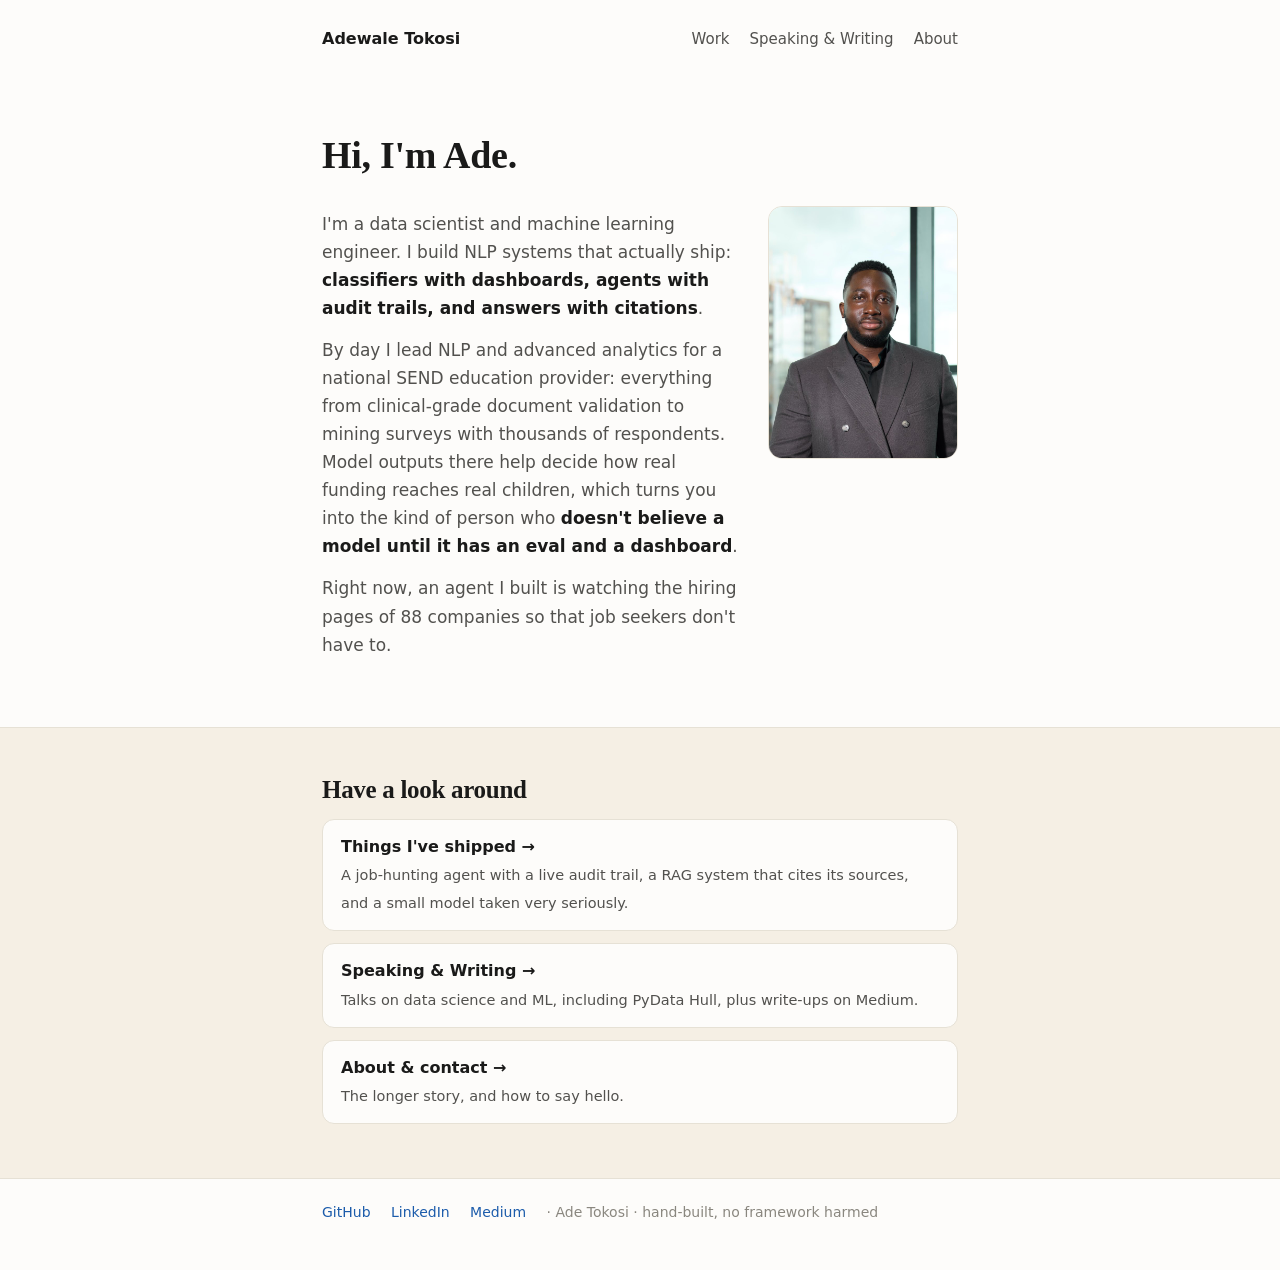
<file: index.html>
<!DOCTYPE html>
<html lang="en">
<head>
<meta charset="utf-8">
<meta name="viewport" content="width=device-width, initial-scale=1">
<title>Ade Tokosi</title>
<meta name="description" content="Adewale Tokosi: data scientist and ML engineer. I build NLP systems that ship: classifiers with dashboards, agents with audit trails, and answers with citations.">
<meta property="og:type" content="website">
<meta property="og:site_name" content="Adewale Tokosi">
<meta property="og:title" content="Adewale Tokosi">
<meta property="og:description" content="Data scientist and ML engineer. I build NLP and LLM systems that ship: classifiers with dashboards, agents with audit trails, and answers with citations.">
<meta property="og:url" content="https://wale-eth.github.io/">
<meta property="og:image" content="https://wale-eth.github.io/assets/preview.png">
<meta property="og:image:width" content="1200">
<meta property="og:image:height" content="630">
<meta name="twitter:card" content="summary_large_image">
<meta name="twitter:title" content="Adewale Tokosi">
<meta name="twitter:description" content="Data scientist and ML engineer. I build NLP and LLM systems that ship: classifiers with dashboards, agents with audit trails, and answers with citations.">
<meta name="twitter:image" content="https://wale-eth.github.io/assets/preview.png">
<link rel="stylesheet" href="style.css">
</head>
<body>

<header class="inner">
  <nav>
    <span class="name"><a href="index.html">Adewale Tokosi</a></span>
    <a href="work.html">Work</a>
    <a href="speaking.html">Speaking &amp; Writing</a>
    <a href="about.html">About</a>
  </nav>
</header>

<section class="fade">
  <div class="inner">
    <h1>Hi, I'm Ade.</h1>
    <div class="hero" style="margin-top:26px">
      <div class="intro">
        <p>I'm a data scientist and machine learning engineer. I build NLP systems that actually ship: <b>classifiers with dashboards, agents with audit trails, and answers with citations</b>.</p>
        <p>By day I lead NLP and advanced analytics for a national SEND education provider: everything from clinical-grade document validation to mining surveys with thousands of respondents. Model outputs there help decide how real funding reaches real children, which turns you into the kind of person who <b>doesn't believe a model until it has an eval and a dashboard</b>.</p>
        <p id="live-line">Right now, an agent I built is watching the hiring pages of 88 companies so that job seekers don't have to.</p>
      </div>
      <img class="portrait" src="assets/ade.jpg" alt="Ade Tokosi">
    </div>
  </div>
</section>

<div class="band fade">
  <div class="inner">
    <h2>Have a look around</h2>
    <div class="pointers">
      <a class="pointer" href="work.html">
        <b>Things I've shipped &rarr;</b>
        <span>A job-hunting agent with a live audit trail, a RAG system that cites its sources, and a small model taken very seriously.</span>
      </a>
      <a class="pointer" href="speaking.html">
        <b>Speaking &amp; Writing &rarr;</b>
        <span>Talks on data science and ML, including PyData Hull, plus write-ups on Medium.</span>
      </a>
      <a class="pointer" href="about.html">
        <b>About &amp; contact &rarr;</b>
        <span>The longer story, and how to say hello.</span>
      </a>
    </div>
  </div>
</div>

<footer>
  <div class="inner">
    <a href="https://github.com/wale-eth">GitHub</a>
    <a href="https://www.linkedin.com/in/adetokosi/">LinkedIn</a>
    <a href="https://medium.com/@nelsontokosi">Medium</a>
    <span>· Ade Tokosi · hand-built, no framework harmed</span>
  </div>
</footer>

<script data-goatcounter="https://firstseen.goatcounter.com/count" async src="//gc.zgo.at/count.js"></script>
<script src="site.js"></script>
</body>
</html>
</file>
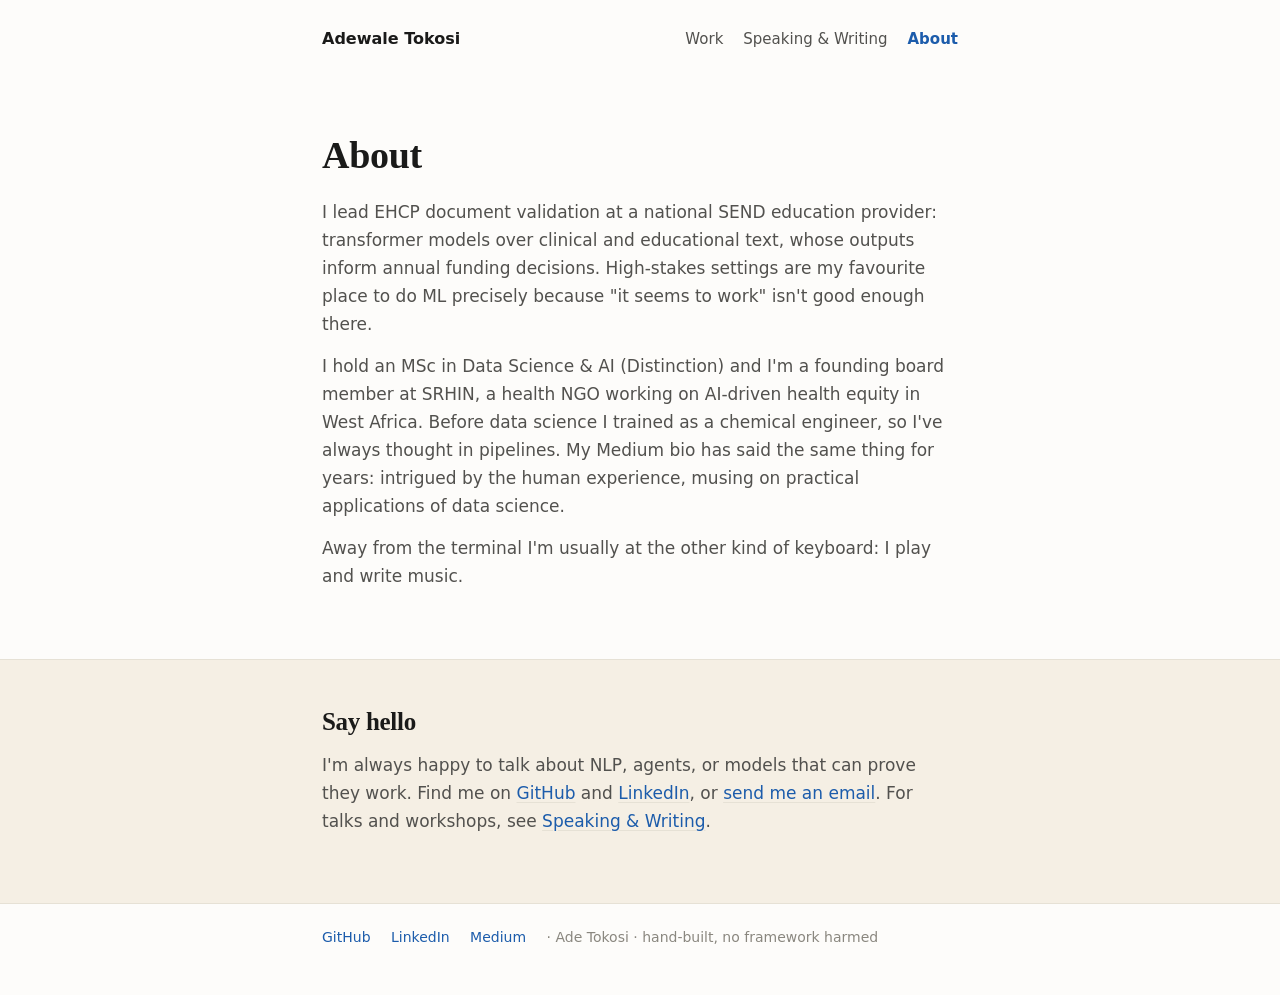
<file: about.html>
<!DOCTYPE html>
<html lang="en">
<head>
<meta charset="utf-8">
<meta name="viewport" content="width=device-width, initial-scale=1">
<title>About · Ade Tokosi</title>
<meta name="description" content="About Adewale Tokosi: data scientist and ML engineer working on NLP in high-stakes settings.">
<meta property="og:type" content="website">
<meta property="og:site_name" content="Adewale Tokosi">
<meta property="og:title" content="About · Adewale Tokosi">
<meta property="og:description" content="Data scientist and ML engineer working on NLP in high-stakes settings. MSc Data Science & AI (Distinction).">
<meta property="og:url" content="https://wale-eth.github.io/about.html">
<meta property="og:image" content="https://wale-eth.github.io/assets/preview.png">
<meta property="og:image:width" content="1200">
<meta property="og:image:height" content="630">
<meta name="twitter:card" content="summary_large_image">
<meta name="twitter:title" content="About · Adewale Tokosi">
<meta name="twitter:description" content="Data scientist and ML engineer working on NLP in high-stakes settings. MSc Data Science & AI (Distinction).">
<meta name="twitter:image" content="https://wale-eth.github.io/assets/preview.png">
<link rel="stylesheet" href="style.css">
</head>
<body>

<header class="inner">
  <nav>
    <span class="name"><a href="index.html">Adewale Tokosi</a></span>
    <a href="work.html">Work</a>
    <a href="speaking.html">Speaking &amp; Writing</a>
    <a href="about.html" class="here">About</a>
  </nav>
</header>

<section class="fade">
  <div class="inner">
    <h1>About</h1>
    <p style="margin-top:18px">I lead EHCP document validation at a national SEND education provider: transformer models over clinical and educational text, whose outputs inform annual funding decisions. High-stakes settings are my favourite place to do ML precisely because "it seems to work" isn't good enough there.</p>
    <p>I hold an MSc in Data Science &amp; AI (Distinction) and I'm a founding board member at SRHIN, a health NGO working on AI-driven health equity in West Africa. Before data science I trained as a chemical engineer, so I've always thought in pipelines. My Medium bio has said the same thing for years: intrigued by the human experience, musing on practical applications of data science.</p>
    <p>Away from the terminal I'm usually at the other kind of keyboard: I play and write music.</p>
  </div>
</section>

<div class="band fade">
  <div class="inner">
    <h2>Say hello</h2>
    <p>I'm always happy to talk about NLP, agents, or models that can prove they work. Find me on <a href="https://github.com/wale-eth">GitHub</a> and <a href="https://www.linkedin.com/in/adetokosi/">LinkedIn</a>, or <a href="#" class="mailto">send me an email</a>. For talks and workshops, see <a href="speaking.html">Speaking &amp; Writing</a>.</p>
  </div>
</div>

<footer>
  <div class="inner">
    <a href="https://github.com/wale-eth">GitHub</a>
    <a href="https://www.linkedin.com/in/adetokosi/">LinkedIn</a>
    <a href="https://medium.com/@nelsontokosi">Medium</a>
    <span>· Ade Tokosi · hand-built, no framework harmed</span>
  </div>
</footer>

<script data-goatcounter="https://firstseen.goatcounter.com/count" async src="//gc.zgo.at/count.js"></script>
<script src="site.js"></script>
</body>
</html>
</file>
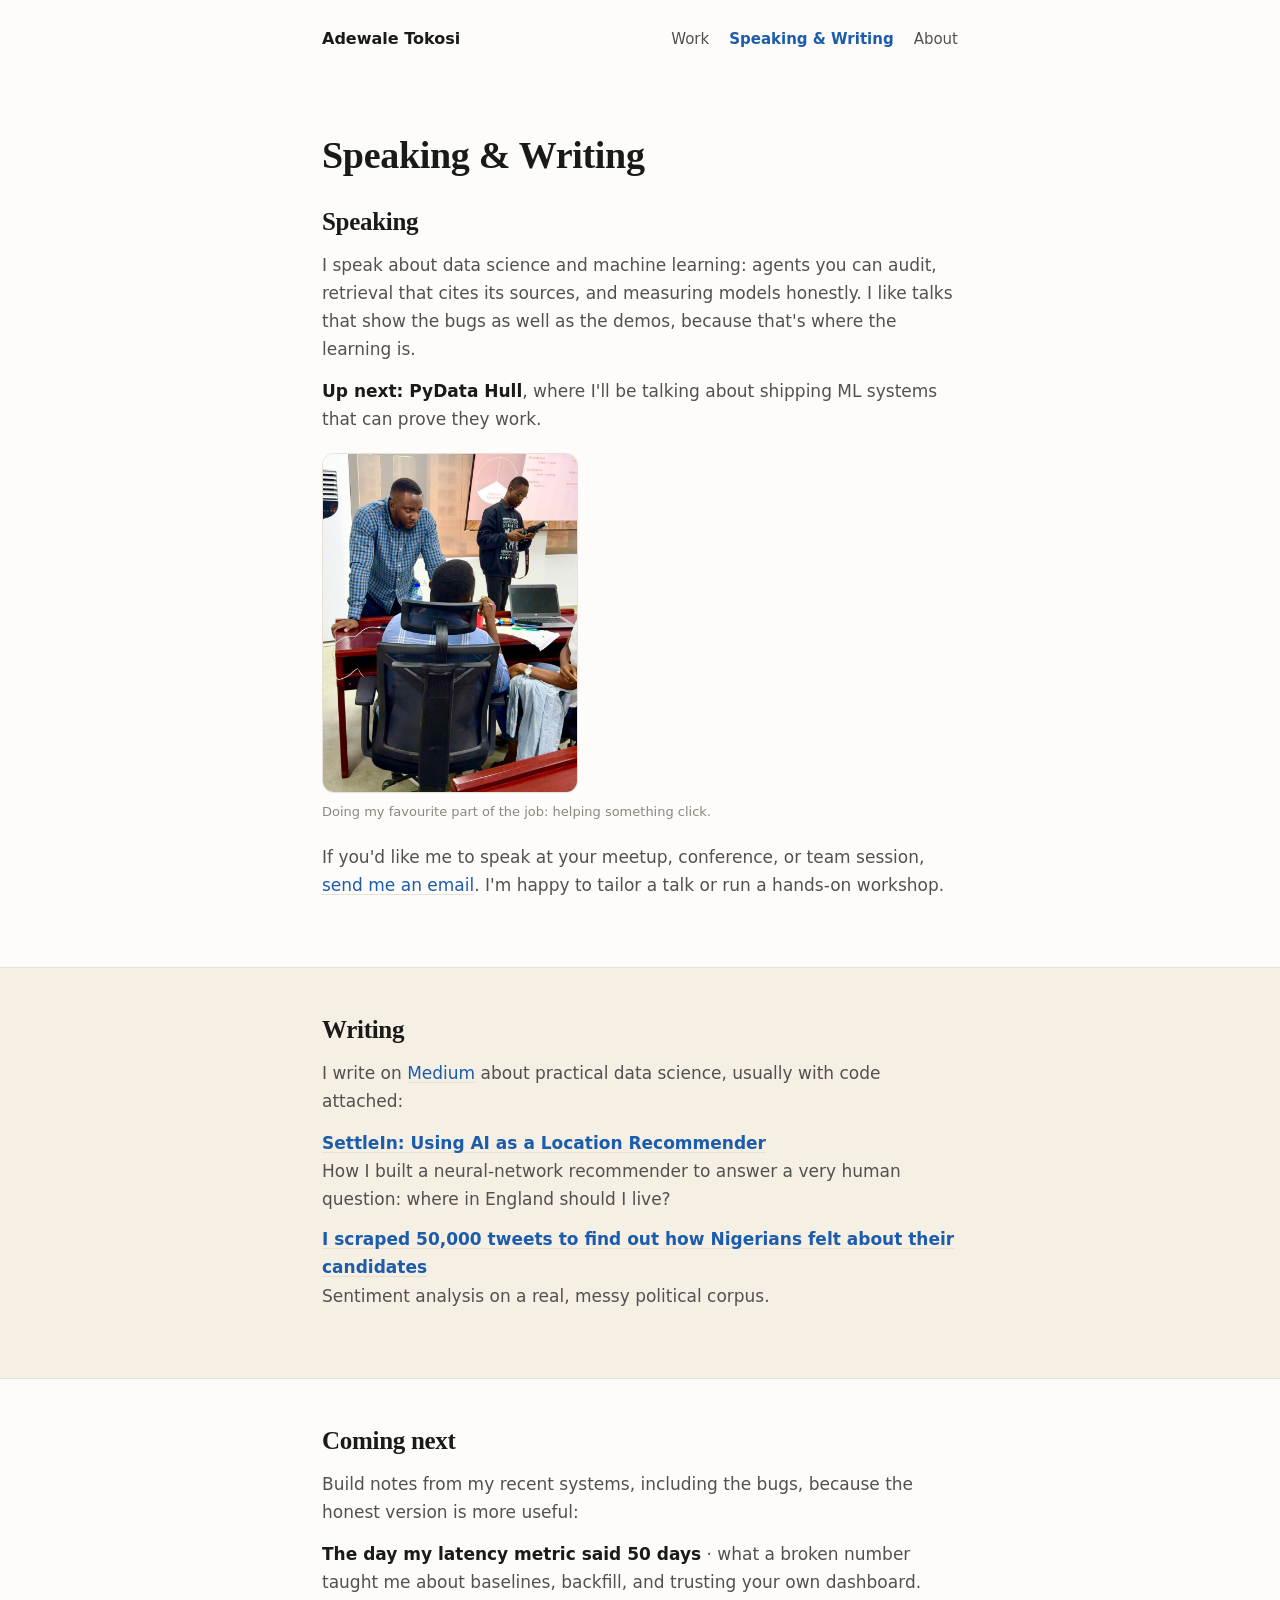
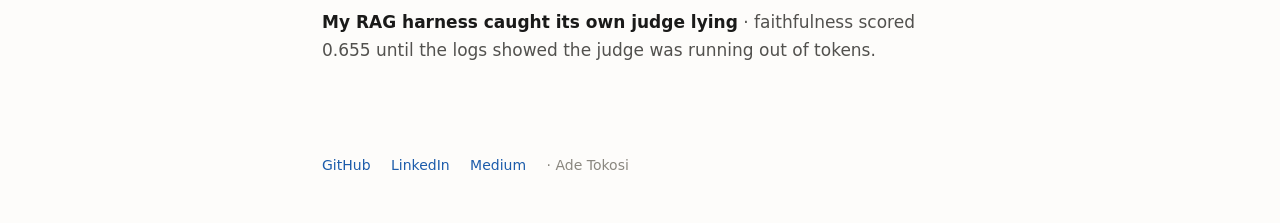
<file: speaking.html>
<!DOCTYPE html>
<html lang="en">
<head>
<meta charset="utf-8">
<meta name="viewport" content="width=device-width, initial-scale=1">
<title>Speaking &amp; Writing · Ade Tokosi</title>
<meta name="description" content="Ade Tokosi speaks and writes about data science, machine learning, and building NLP systems that ship.">
<meta property="og:type" content="website">
<meta property="og:site_name" content="Adewale Tokosi">
<meta property="og:title" content="Speaking & Writing · Adewale Tokosi">
<meta property="og:description" content="Talks and writing on data science and machine learning: agents you can audit, retrieval that cites its sources, and measuring models honestly.">
<meta property="og:url" content="https://wale-eth.github.io/speaking.html">
<meta property="og:image" content="https://wale-eth.github.io/assets/preview.png">
<meta property="og:image:width" content="1200">
<meta property="og:image:height" content="630">
<meta name="twitter:card" content="summary_large_image">
<meta name="twitter:title" content="Speaking & Writing · Adewale Tokosi">
<meta name="twitter:description" content="Talks and writing on data science and machine learning: agents you can audit, retrieval that cites its sources, and measuring models honestly.">
<meta name="twitter:image" content="https://wale-eth.github.io/assets/preview.png">
<link rel="stylesheet" href="style.css">
</head>
<body>

<header class="inner">
  <nav>
    <span class="name"><a href="index.html">Adewale Tokosi</a></span>
    <a href="work.html">Work</a>
    <a href="speaking.html" class="here">Speaking &amp; Writing</a>
    <a href="about.html">About</a>
  </nav>
</header>

<section class="fade">
  <div class="inner">
    <h1>Speaking &amp; Writing</h1>
    <h2 style="margin-top:26px">Speaking</h2>
    <p>I speak about data science and machine learning: agents you can audit, retrieval that cites its sources, and measuring models honestly. I like talks that show the bugs as well as the demos, because that's where the learning is.</p>
    <p><b>Up next: PyData Hull</b>, where I'll be talking about shipping ML systems that can prove they work.</p>

    <figure class="figure">
      <img src="assets/teaching.jpg" alt="Ade teaching at a data science workshop">
      <figcaption>Doing my favourite part of the job: helping something click.</figcaption>
    </figure>

    <p>If you'd like me to speak at your meetup, conference, or team session, <a href="#" class="mailto">send me an email</a>. I'm happy to tailor a talk or run a hands-on workshop.</p>
  </div>
</section>

<div class="band fade">
  <div class="inner">
    <h2>Writing</h2>
    <p>I write on <a href="https://medium.com/@nelsontokosi">Medium</a> about practical data science, usually with code attached:</p>
    <ul class="plain">
      <li><b><a href="https://medium.com/@nelsontokosi/settlein-using-ai-as-a-location-recommender-a13d217e2b8e">SettleIn: Using AI as a Location Recommender</a></b><br>How I built a neural-network recommender to answer a very human question: where in England should I live?</li>
      <li><b><a href="https://medium.com/@nelsontokosi/i-scraped-50-000-tweets-to-find-out-how-nigerians-felt-about-peter-obi-bola-tinubu-and-atiku-32a06f9c7827">I scraped 50,000 tweets to find out how Nigerians felt about their candidates</a></b><br>Sentiment analysis on a real, messy political corpus.</li>
    </ul>
  </div>
</div>

<section class="fade">
  <div class="inner">
    <h2>Coming next</h2>
    <p>Build notes from my recent systems, including the bugs, because the honest version is more useful:</p>
    <ul class="plain">
      <li><b>The day my latency metric said 50 days</b> · what a broken number taught me about baselines, backfill, and trusting your own dashboard.</li>
      <li><b>My RAG harness caught its own judge lying</b> · faithfulness scored 0.655 until the logs showed the judge was running out of tokens.</li>
    </ul>
  </div>
</section>

<footer>
  <div class="inner">
    <a href="https://github.com/wale-eth">GitHub</a>
    <a href="https://www.linkedin.com/in/adetokosi/">LinkedIn</a>
    <a href="https://medium.com/@nelsontokosi">Medium</a>
    <span>· Ade Tokosi</span>
  </div>
</footer>

<script data-goatcounter="https://firstseen.goatcounter.com/count" async src="//gc.zgo.at/count.js"></script>
<script src="site.js"></script>
</body>
</html>
</file>
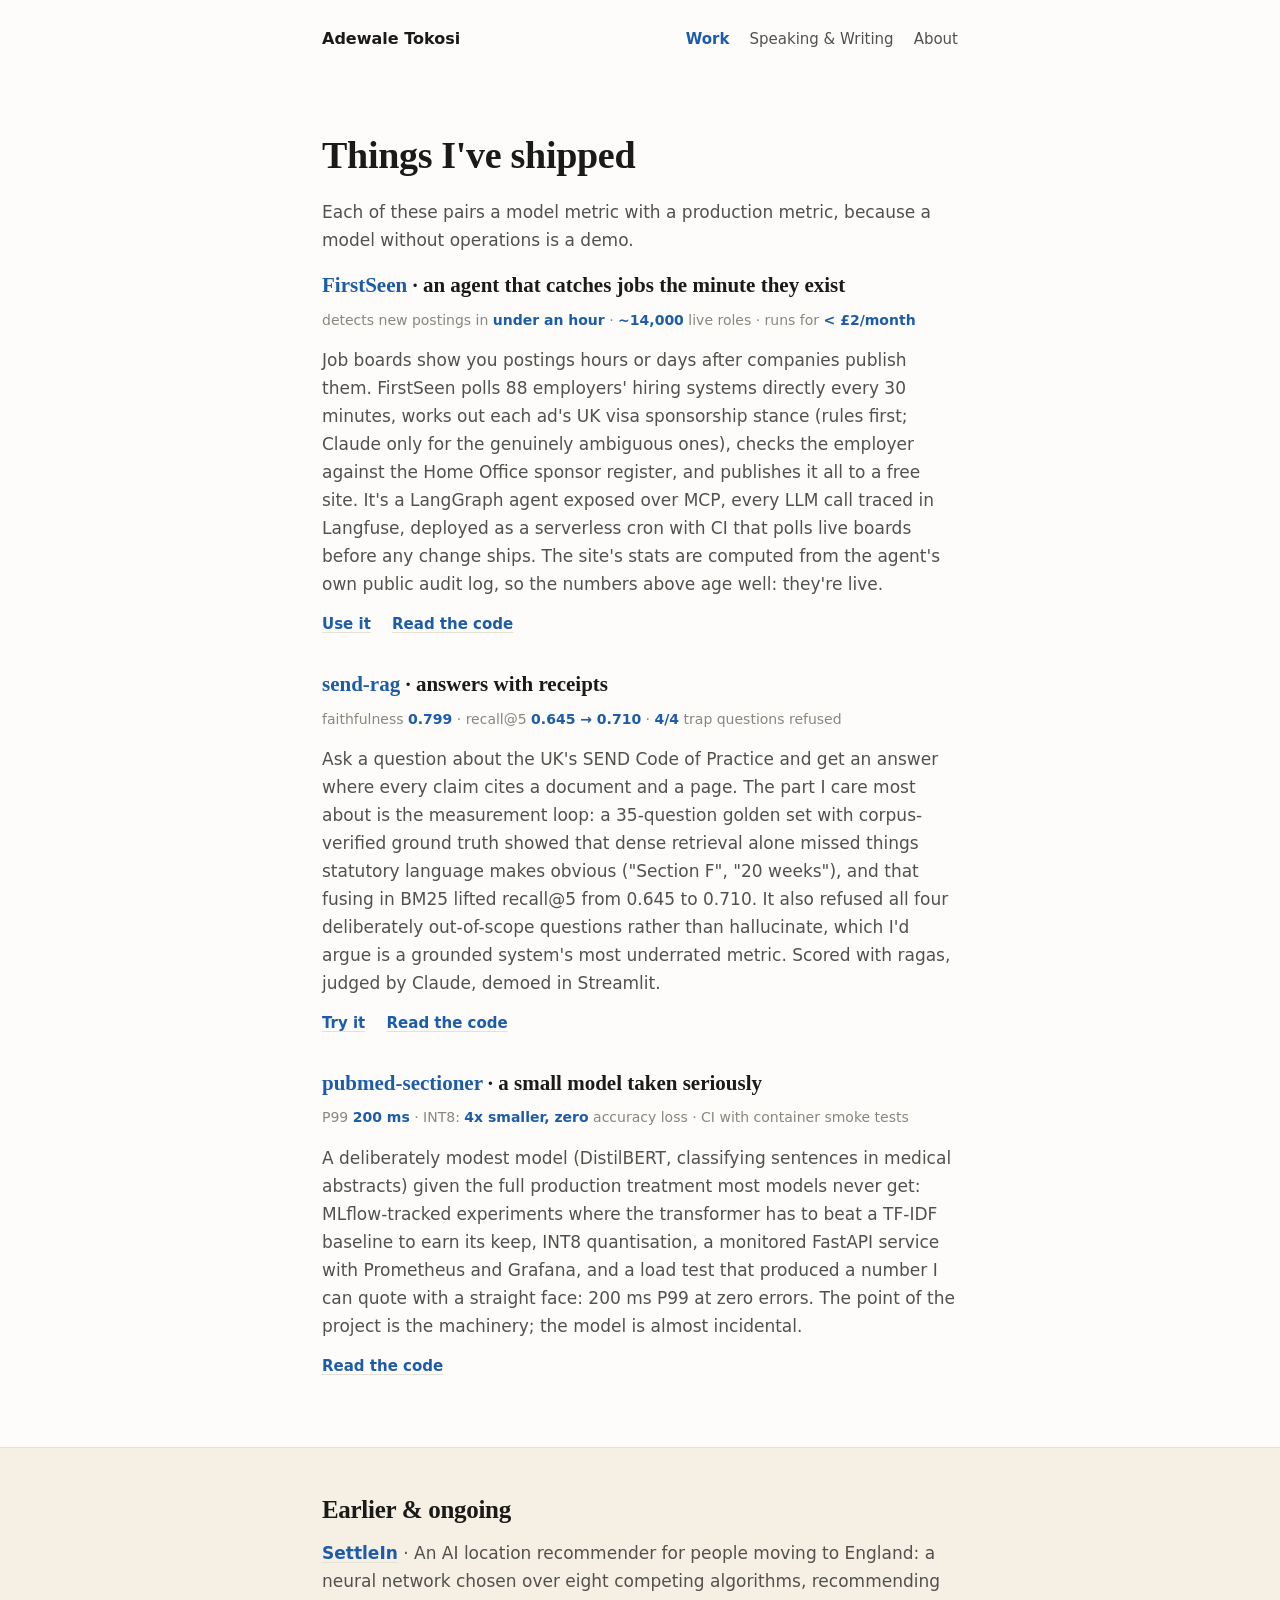
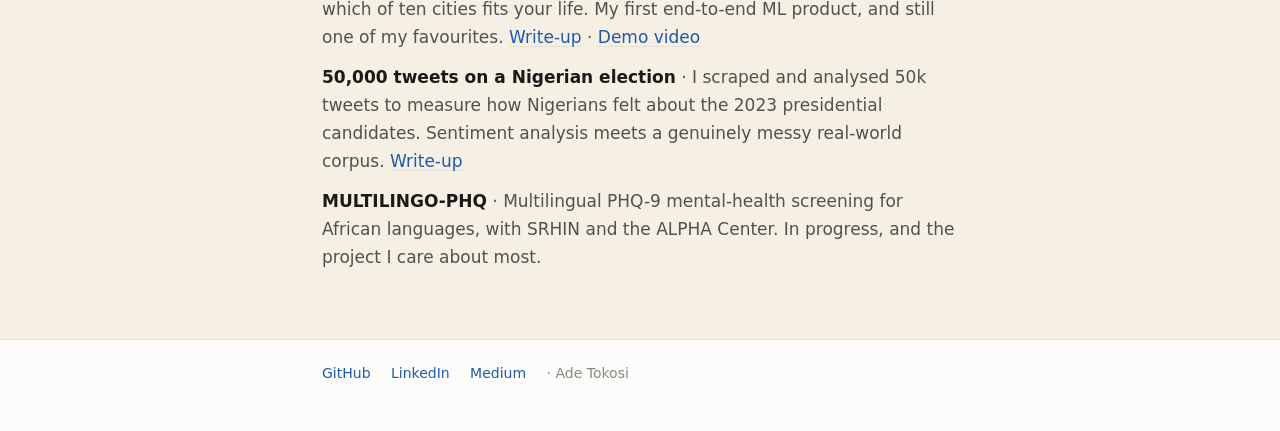
<file: work.html>
<!DOCTYPE html>
<html lang="en">
<head>
<meta charset="utf-8">
<meta name="viewport" content="width=device-width, initial-scale=1">
<title>Work · Ade Tokosi</title>
<meta name="description" content="Things Ade Tokosi has shipped: FirstSeen, send-rag, pubmed-sectioner, SettleIn, and more.">
<meta property="og:type" content="website">
<meta property="og:site_name" content="Adewale Tokosi">
<meta property="og:title" content="Work · Adewale Tokosi">
<meta property="og:description" content="Things I've shipped: FirstSeen (a live job-detection agent), send-rag (RAG with an evaluation harness), pubmed-sectioner (production ML serving), SettleIn and more.">
<meta property="og:url" content="https://wale-eth.github.io/work.html">
<meta property="og:image" content="https://wale-eth.github.io/assets/preview.png">
<meta property="og:image:width" content="1200">
<meta property="og:image:height" content="630">
<meta name="twitter:card" content="summary_large_image">
<meta name="twitter:title" content="Work · Adewale Tokosi">
<meta name="twitter:description" content="Things I've shipped: FirstSeen (a live job-detection agent), send-rag (RAG with an evaluation harness), pubmed-sectioner (production ML serving), SettleIn and more.">
<meta name="twitter:image" content="https://wale-eth.github.io/assets/preview.png">
<link rel="stylesheet" href="style.css">
</head>
<body>

<header class="inner">
  <nav>
    <span class="name"><a href="index.html">Adewale Tokosi</a></span>
    <a href="work.html" class="here">Work</a>
    <a href="speaking.html">Speaking &amp; Writing</a>
    <a href="about.html">About</a>
  </nav>
</header>

<section class="fade">
  <div class="inner work">
    <h1>Things I've shipped</h1>
    <p style="margin-top:18px">Each of these pairs a model metric with a production metric, because a model without operations is a demo.</p>

    <h3><a href="https://wale-eth.github.io/ai-jobs-agent/">FirstSeen</a> · an agent that catches jobs the minute they exist</h3>
    <p class="metrics">detects new postings in <b>under an hour</b> · <b>~14,000</b> live roles · runs for <b>&lt; £2/month</b></p>
    <p>Job boards show you postings hours or days after companies publish them. FirstSeen polls 88 employers' hiring systems directly every 30 minutes, works out each ad's UK visa sponsorship stance (rules first; Claude only for the genuinely ambiguous ones), checks the employer against the Home Office sponsor register, and publishes it all to a free site. It's a LangGraph agent exposed over MCP, every LLM call traced in Langfuse, deployed as a serverless cron with CI that polls live boards before any change ships. The site's stats are computed from the agent's own public audit log, so the numbers above age well: they're live.</p>
    <p class="visit"><a href="https://wale-eth.github.io/ai-jobs-agent/">Use it</a> <a href="https://github.com/wale-eth/ai-jobs-agent">Read the code</a></p>

    <h3><a href="https://github.com/wale-eth/send-rag">send-rag</a> · answers with receipts</h3>
    <p class="metrics">faithfulness <b>0.799</b> · recall@5 <b>0.645 &rarr; 0.710</b> · <b>4/4</b> trap questions refused</p>
    <p>Ask a question about the UK's SEND Code of Practice and get an answer where every claim cites a document and a page. The part I care most about is the measurement loop: a 35-question golden set with corpus-verified ground truth showed that dense retrieval alone missed things statutory language makes obvious ("Section F", "20 weeks"), and that fusing in BM25 lifted recall@5 from 0.645 to 0.710. It also refused all four deliberately out-of-scope questions rather than hallucinate, which I'd argue is a grounded system's most underrated metric. Scored with ragas, judged by Claude, demoed in Streamlit.</p>
    <p class="visit"><a href="#" id="send-rag-demo">Try it</a> <a href="https://github.com/wale-eth/send-rag">Read the code</a></p>

    <h3><a href="https://github.com/wale-eth/pubmed-sectioner">pubmed-sectioner</a> · a small model taken seriously</h3>
    <p class="metrics">P99 <b>200 ms</b> · INT8: <b>4x smaller, zero</b> accuracy loss · CI with container smoke tests</p>
    <p>A deliberately modest model (DistilBERT, classifying sentences in medical abstracts) given the full production treatment most models never get: MLflow-tracked experiments where the transformer has to beat a TF-IDF baseline to earn its keep, INT8 quantisation, a monitored FastAPI service with Prometheus and Grafana, and a load test that produced a number I can quote with a straight face: 200 ms P99 at zero errors. The point of the project is the machinery; the model is almost incidental.</p>
    <p class="visit"><a href="https://github.com/wale-eth/pubmed-sectioner">Read the code</a></p>
  </div>
</section>

<div class="band fade">
  <div class="inner">
    <h2>Earlier &amp; ongoing</h2>
    <ul class="plain">
      <li><b><a href="https://github.com/wale-eth/SettleIn">SettleIn</a></b> · An AI location recommender for people moving to England: a neural network chosen over eight competing algorithms, recommending which of ten cities fits your life. My first end-to-end ML product, and still one of my favourites. <a href="https://medium.com/@nelsontokosi/settlein-using-ai-as-a-location-recommender-a13d217e2b8e">Write-up</a> · <a href="https://youtu.be/Mrx531Lm_MU">Demo video</a></li>
      <li><b>50,000 tweets on a Nigerian election</b> · I scraped and analysed 50k tweets to measure how Nigerians felt about the 2023 presidential candidates. Sentiment analysis meets a genuinely messy real-world corpus. <a href="https://medium.com/@nelsontokosi/i-scraped-50-000-tweets-to-find-out-how-nigerians-felt-about-peter-obi-bola-tinubu-and-atiku-32a06f9c7827">Write-up</a></li>
      <li><b>MULTILINGO-PHQ</b> · Multilingual PHQ-9 mental-health screening for African languages, with SRHIN and the ALPHA Center. In progress, and the project I care about most.</li>
    </ul>
  </div>
</div>

<footer>
  <div class="inner">
    <a href="https://github.com/wale-eth">GitHub</a>
    <a href="https://www.linkedin.com/in/adetokosi/">LinkedIn</a>
    <a href="https://medium.com/@nelsontokosi">Medium</a>
    <span>· Ade Tokosi</span>
  </div>
</footer>

<script data-goatcounter="https://firstseen.goatcounter.com/count" async src="//gc.zgo.at/count.js"></script>
<script src="site.js"></script>
</body>
</html>
</file>
<file: style.css>
:root {
  color-scheme: light;
  --page: #fdfcfa;
  --band: #f5efe4;        /* warm beige section band */
  --band-2: #faf6ee;
  --ink: #1a1a19;
  --ink-2: #52514e;
  --muted: #8a877f;
  --line: #e6e1d5;
  --accent: #1c5cab;
}
@media (prefers-color-scheme: dark) {
  :root {
    color-scheme: dark;
    --page: #141412;
    --band: #1c1a15;
    --band-2: #191713;
    --ink: #f2f1ec;
    --ink-2: #c3c2b7;
    --muted: #8a877f;
    --line: #2e2b25;
    --accent: #6da7ec;
  }
}
* { box-sizing: border-box; }
html { scroll-behavior: smooth; }
body {
  margin: 0; background: var(--page); color: var(--ink);
  font-family: system-ui, -apple-system, "Segoe UI", sans-serif;
  font-size: 17px; line-height: 1.65;
}
.inner { max-width: 680px; margin: 0 auto; padding: 0 22px; }
section, .band { padding: 46px 0 54px; }
.band { background: var(--band); border-top: 1px solid var(--line); border-bottom: 1px solid var(--line); }
.band.alt { background: var(--band-2); }

nav {
  display: flex; align-items: baseline; gap: 20px; flex-wrap: wrap;
  padding: 26px 0 12px; font-size: 15px;
}
nav .name { font-weight: 700; margin-right: auto; font-size: 16px; }
nav .name a { color: var(--ink); text-decoration: none; }
nav a { color: var(--ink-2); text-decoration: none; transition: color .18s ease; }
nav a:hover { color: var(--accent); }
nav a.here { color: var(--accent); font-weight: 600; }

h1, h2 {
  font-family: Charter, Georgia, "Times New Roman", serif;
  letter-spacing: -0.3px; line-height: 1.25;
}
h1 { font-size: 38px; margin: 22px 0 0; }
h2 { font-size: 25px; margin: 0 0 14px; }

p { margin: 14px 0; color: var(--ink-2); }
p strong, p b, li b { color: var(--ink); }
a { color: var(--accent); text-decoration: none; }
p a, li a {
  text-decoration: underline; text-decoration-color: var(--line);
  text-underline-offset: 3px; transition: text-decoration-color .18s ease;
}
p a:hover, li a:hover { text-decoration-color: var(--accent); }

.hero { display: flex; gap: 30px; align-items: flex-start; }
.hero .intro { flex: 1; }
.hero .intro p:first-child { margin-top: 4px; }
.portrait {
  width: 190px; border-radius: 14px; flex: none;
  border: 1px solid var(--line); display: block;
}
@media (max-width: 600px) {
  .hero { flex-direction: column-reverse; }
  .portrait { width: 160px; }
}

/* home page pointers */
.pointers { display: grid; gap: 12px; }
.pointer {
  display: block; background: var(--page); border: 1px solid var(--line);
  border-radius: 12px; padding: 14px 18px; color: var(--ink);
  text-decoration: none;
  transition: transform .18s ease, border-color .18s ease;
}
.pointer:hover { transform: translateY(-2px); border-color: var(--accent); }
.pointer b { display: block; font-size: 16px; }
.pointer span { color: var(--ink-2); font-size: 14.5px; }

.work h3 {
  font-family: Charter, Georgia, serif; font-size: 21px;
  margin: 30px 0 6px;
}
.work h3:first-of-type { margin-top: 14px; }
.work h3 a { text-decoration: none; }
.work .metrics { font-size: 14px; color: var(--muted); margin: 2px 0 10px; }
.work .metrics b { color: var(--accent); font-weight: 650; }
.visit { font-size: 15px; font-weight: 600; }
.visit a { margin-right: 16px; }

ul.plain { list-style: none; padding: 0; margin: 14px 0; }
ul.plain li { margin: 12px 0; color: var(--ink-2); }

.figure { margin: 20px 0; }
.figure img { max-height: 340px; max-width: 100%; border-radius: 12px; border: 1px solid var(--line); display: block; }
.figure figcaption { font-size: 13px; color: var(--muted); margin-top: 8px; }

footer {
  padding: 22px 0 46px; color: var(--muted); font-size: 14px;
}
footer a { margin-right: 16px; }

/* gentle entrance animation, honouring reduced-motion */
.fade { opacity: 0; transform: translateY(10px); transition: opacity .55s ease, transform .55s ease; }
.fade.in { opacity: 1; transform: none; }
@media (prefers-reduced-motion: reduce) {
  html { scroll-behavior: auto; }
  .fade { opacity: 1; transform: none; transition: none; }
  .pointer { transition: none; }
}
</file>
